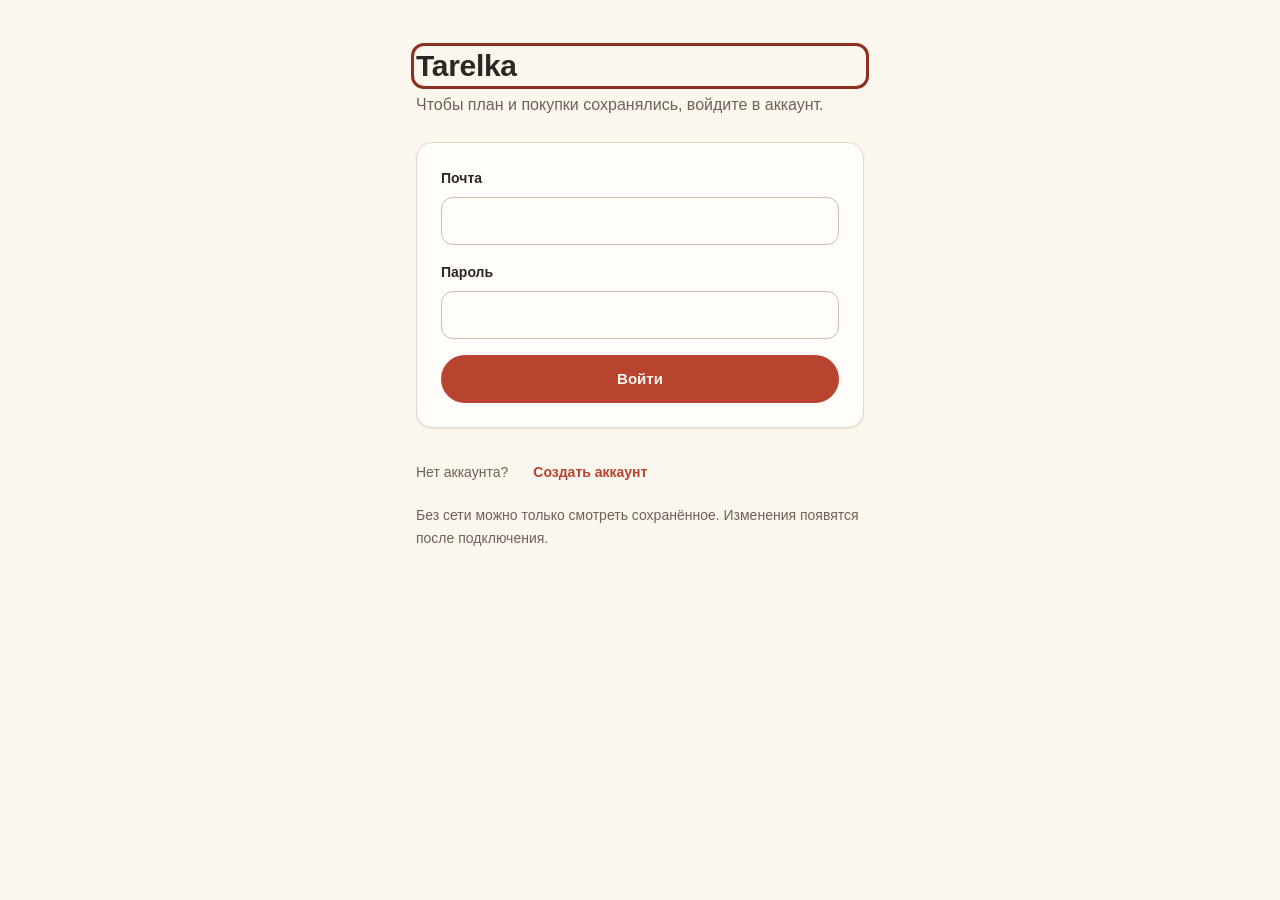
<file: index.html>
<!DOCTYPE html>
<html lang="ru">
<head>
  <meta charset="utf-8">
  <meta name="viewport" content="width=device-width, initial-scale=1, viewport-fit=cover">
  <title>Tarelka — планировщик питания</title>
  <meta name="description" content="Недельный план блюд, рецепты и список покупок. Работает на устройстве и синхронизируется с аккаунтом.">
  <meta name="theme-color" content="#B8432E">
  <meta name="color-scheme" content="light">
  <link rel="manifest" href="manifest.json">
  <link rel="icon" href="assets/icons/favicon.svg" type="image/svg+xml">
  <link rel="apple-touch-icon" href="assets/icons/apple-touch-icon.png">
  <link rel="stylesheet" href="styles/tokens.css">
  <link rel="stylesheet" href="styles/main.css">
</head>
<body data-screen="onboarding">
  <a class="skip-link" href="#main">Перейти к содержимому</a>

  <!-- Набор иконок: локальный спрайт, без внешних запросов -->
  <svg class="sprite" aria-hidden="true" focusable="false">
    <symbol id="icon-calendar" viewBox="0 0 24 24">
      <rect x="3" y="5" width="18" height="16" rx="3"></rect>
      <path d="M8 3v4M16 3v4M3 10h18"></path>
    </symbol>
    <symbol id="icon-cart" viewBox="0 0 24 24">
      <path d="M4 5h2l2.4 10.2a2 2 0 0 0 2 1.6h6.8a2 2 0 0 0 2-1.6L21 8H7"></path>
      <circle cx="10" cy="20" r="1.4"></circle>
      <circle cx="18" cy="20" r="1.4"></circle>
    </symbol>
    <symbol id="icon-more" viewBox="0 0 24 24">
      <circle cx="5" cy="12" r="1.6" fill="currentColor" stroke="none"></circle>
      <circle cx="12" cy="12" r="1.6" fill="currentColor" stroke="none"></circle>
      <circle cx="19" cy="12" r="1.6" fill="currentColor" stroke="none"></circle>
    </symbol>
    <symbol id="icon-plus" viewBox="0 0 24 24">
      <path d="M12 5v14M5 12h14"></path>
    </symbol>
    <symbol id="icon-x" viewBox="0 0 24 24">
      <path d="M6 6l12 12M18 6L6 18"></path>
    </symbol>
    <symbol id="icon-back" viewBox="0 0 24 24">
      <path d="M15 5l-7 7 7 7"></path>
    </symbol>
    <symbol id="icon-chevron" viewBox="0 0 24 24">
      <path d="M9 5l7 7-7 7"></path>
    </symbol>
    <symbol id="icon-search" viewBox="0 0 24 24">
      <circle cx="11" cy="11" r="6"></circle>
      <path d="M16 16l4 4"></path>
    </symbol>
    <symbol id="icon-clock" viewBox="0 0 24 24">
      <circle cx="12" cy="12" r="8"></circle>
      <path d="M12 8v4.5l3 1.8"></path>
    </symbol>
    <symbol id="icon-users" viewBox="0 0 24 24">
      <path d="M16 20v-1.5a4 4 0 0 0-4-4H7a4 4 0 0 0-4 4V20"></path>
      <circle cx="9.5" cy="7.5" r="3.5"></circle>
      <path d="M17 4.2a3.5 3.5 0 0 1 0 6.6M21 20v-1.5a4 4 0 0 0-3-3.8"></path>
    </symbol>
    <symbol id="icon-check" viewBox="0 0 24 24">
      <path d="M5 13l4 4L19 7"></path>
    </symbol>
  </svg>

  <div class="app">
    <main class="app__main" id="main" tabindex="-1">

      <!-- =====================================================
           1. Онбординг: категория питания -> аллергии -> количество человек
           ===================================================== -->
      <!-- =====================================================
           0. Вход/регистрация: доступ к серверным данным
           ===================================================== -->
      <section class="screen screen--auth" data-screen="auth" hidden>
        <div class="auth">
          <header class="auth__header">
            <h1 class="auth__title">Tarelka</h1>
            <p class="auth__subtitle">Чтобы план и покупки сохранялись, войдите в аккаунт.</p>
          </header>

          <form class="auth__form" data-auth-form novalidate>
            <div class="field-group">
              <label class="field__label" for="auth-email">Почта</label>
              <input class="field__input" id="auth-email" name="email" type="email" inputmode="email" autocomplete="email" maxlength="254" required aria-describedby="auth-email-error">
              <p class="field__error" id="auth-email-error" data-auth-email-error hidden></p>
            </div>

            <div class="field-group">
              <label class="field__label" for="auth-password">Пароль</label>
              <input class="field__input" id="auth-password" name="password" type="password" autocomplete="current-password" maxlength="128" required aria-describedby="auth-password-error">
              <p class="field__error" id="auth-password-error" data-auth-password-error hidden></p>
            </div>

            <p class="auth__message" data-auth-message role="status" aria-live="polite" hidden></p>

            <button class="btn btn--primary btn--block" type="submit" data-auth-submit>Войти</button>
          </form>

          <div class="auth__footer">
            <p class="auth__switch">
              <span data-auth-question>Нет аккаунта?</span>
              <button class="btn btn--text btn--sm" type="button" data-auth-mode aria-pressed="false">Создать аккаунт</button>
            </p>
            <p class="hint">Без сети можно только смотреть сохранённое. Изменения появятся после подключения.</p>
          </div>
        </div>
      </section>

      <!-- =====================================================
           B2: офлайн read-only
           ===================================================== -->
      <div class="status-banner" data-status-banner role="status" aria-live="polite" hidden>
        <p data-status-text></p>
        <button class="btn btn--text btn--sm" type="button" data-status-action hidden></button>
      </div>

      <section class="screen screen--onboarding" data-screen="onboarding">
        <h1 class="visually-hidden">Настройка предпочтений</h1>
        <div class="onboarding">

          <header class="onboarding__header">
            <button class="icon-btn" type="button" data-step-prev aria-label="Назад" hidden>
              <svg class="icon" aria-hidden="true" focusable="false"><use href="#icon-back"></use></svg>
            </button>
            <p class="onboarding__counter" data-step-counter>Шаг 1 из 3</p>
            <button class="btn btn--text" type="button" data-onboarding-done>Пропустить</button>
          </header>

          <div class="onboarding__progress" aria-hidden="true">
            <span class="progress-dot is-current"></span>
            <span class="progress-dot"></span>
            <span class="progress-dot"></span>
          </div>

          <div class="onboarding__steps">

            <div class="step-panel" data-step>
              <h2 class="step-panel__title">Как вы питаетесь?</h2>
              <p class="step-panel__text">Выберите то, что ближе. Это можно поменять в любой момент.</p>

              <fieldset class="field-group">
                <legend class="visually-hidden">Категория питания</legend>
                <div class="chip-group">
                  <input class="chip__input" type="radio" name="diet" value="none" id="diet-none" checked>
                  <label class="chip" for="diet-none">Без ограничений</label>

                  <input class="chip__input" type="radio" name="diet" value="protein" id="diet-protein">
                  <label class="chip" for="diet-protein">Много белка</label>

                  <input class="chip__input" type="radio" name="diet" value="light" id="diet-light">
                  <label class="chip" for="diet-light">Лёгкое</label>

                  <input class="chip__input" type="radio" name="diet" value="gentle" id="diet-gentle">
                  <label class="chip" for="diet-gentle">Щадящее</label>
                </div>
              </fieldset>

              <p class="hint">Мы не прячем блюда, которые вам не подходят, — просто не предлагаем их автоматически.</p>

              <div class="step-panel__footer">
                <button class="btn btn--primary btn--block" type="button" data-step-next>Дальше</button>
              </div>
            </div>

            <div class="step-panel" data-step hidden>
              <h2 class="step-panel__title">Есть аллергии?</h2>
              <p class="step-panel__text">Отметьте всё, что важно. Такие рецепты мы не будем предлагать вообще.</p>

              <fieldset class="field-group">
                <legend class="visually-hidden">Аллергены</legend>
                <div class="chip-group">
                  <input class="chip__input" type="checkbox" name="allergy" id="allergy-gluten">
                  <label class="chip chip--check" for="allergy-gluten">Глютен</label>

                  <input class="chip__input" type="checkbox" name="allergy" id="allergy-nuts">
                  <label class="chip chip--check" for="allergy-nuts">Орехи</label>

                  <input class="chip__input" type="checkbox" name="allergy" id="allergy-milk">
                  <label class="chip chip--check" for="allergy-milk">Молоко</label>

                  <input class="chip__input" type="checkbox" name="allergy" id="allergy-eggs">
                  <label class="chip chip--check" for="allergy-eggs">Яйца</label>

                  <input class="chip__input" type="checkbox" name="allergy" id="allergy-fish">
                  <label class="chip chip--check" for="allergy-fish">Рыба</label>

                  <input class="chip__input" type="checkbox" name="allergy" id="allergy-soy">
                  <label class="chip chip--check" for="allergy-soy">Соя</label>
                </div>
              </fieldset>

              <p class="notice notice--soft">
                Мы исключаем рецепты с выбранными аллергенами, но состав продуктов может меняться. Проверяйте упаковку и состав.
              </p>

              <div class="step-panel__footer">
                <button class="btn btn--primary btn--block" type="button" data-step-next>Дальше</button>
              </div>
            </div>

            <div class="step-panel" data-step hidden>
              <h2 class="step-panel__title">На сколько человек готовим?</h2>
              <p class="step-panel__text">Количества в рецептах пересчитаются автоматически. Потом можно менять для каждого блюда.</p>

              <fieldset class="field-group">
                <legend class="visually-hidden">Количество порций</legend>
                <div class="chip-group">
                  <input class="chip__input" type="radio" name="people" value="2" id="people-2">
                  <label class="chip" for="people-2">2 человека</label>

                  <input class="chip__input" type="radio" name="people" value="4" id="people-4" checked>
                  <label class="chip" for="people-4">4 человека</label>

                  <input class="chip__input" type="radio" name="people" value="6" id="people-6">
                  <label class="chip" for="people-6">6 человек</label>
                </div>
              </fieldset>

              <p class="hint">Штучные продукты округляем вверх: лучше один лишний помидор, чем половина.</p>

              <div class="step-panel__footer">
                <button class="btn btn--ghost" type="button" data-step-prev>Назад</button>
                <button class="btn btn--primary" type="button" data-onboarding-done>Собрать план</button>
              </div>
            </div>

          </div>
        </div>
      </section>

      <!-- =====================================================
           2. Home: недельный план 7 x 3
           ===================================================== -->
      <section class="screen" data-screen="home" hidden>
        <header class="screen__header">
          <div class="screen__heading">
            <h1 class="screen__title">План</h1>
            <p class="screen__subtitle" data-week-range>2–8 ноября</p>
          </div>
          <button class="icon-btn" type="button" aria-label="Действия с неделей">
            <svg class="icon" aria-hidden="true" focusable="false"><use href="#icon-more"></use></svg>
          </button>
        </header>

        <div class="content">
          <div class="week-bar">
            <button class="btn btn--soft btn--sm" type="button" data-nav="shopping">
              <svg class="icon icon--sm" aria-hidden="true" focusable="false"><use href="#icon-cart"></use></svg>
              Список покупок
            </button>
            <button class="btn btn--ghost btn--sm" type="button" data-regenerate>Собрать заново</button>
          </div>

          <div class="plan" data-plan></div>
        </div>
      </section>

      <!-- =====================================================
           3. Recipe detail: ингредиенты, шаги, добавить в список
           ===================================================== -->
      <section class="screen screen--recipe" data-screen="recipe" hidden>
        <header class="screen__header">
          <button class="icon-btn" type="button" data-back aria-label="Назад">
            <svg class="icon" aria-hidden="true" focusable="false"><use href="#icon-back"></use></svg>
          </button>
          <h1 class="screen__title">Рецепт</h1>
          <span class="screen__spacer" aria-hidden="true"></span>
        </header>

        <div class="recipe" data-recipe></div>
      </section>

      <!-- =====================================================
           4. Shopping list: группы по отделам, чекбоксы
           ===================================================== -->
      <section class="screen" data-screen="shopping" hidden>
        <header class="screen__header">
          <div class="screen__heading">
            <h1 class="screen__title">Покупки</h1>
            <p class="screen__subtitle" data-shopping-progress aria-live="polite">0 из 0 куплено</p>
          </div>
          <button class="icon-btn" type="button" aria-label="Действия со списком">
            <svg class="icon" aria-hidden="true" focusable="false"><use href="#icon-more"></use></svg>
          </button>
        </header>

        <div class="content content--narrow">
          <div class="progress" role="presentation">
            <div class="progress__bar">
              <div class="progress__fill" data-shopping-bar></div>
            </div>
          </div>

          <form class="add-form" data-add-form>
            <label class="visually-hidden" for="new-item">Что купить?</label>
            <input class="field__input" id="new-item" type="text" name="new-item" placeholder="Что купить?" autocomplete="off" maxlength="80">
            <button class="btn btn--primary" type="submit">
              <svg class="icon icon--sm" aria-hidden="true" focusable="false"><use href="#icon-plus"></use></svg>
              Добавить
            </button>
          </form>

          <div class="shopping" data-shopping></div>
        </div>
      </section>

      <!-- =====================================================
           5. Discover: полноэкранный диалог с подборкой рецептов
           ===================================================== -->
      <section class="screen screen--dialog" data-screen="discover" role="dialog" aria-modal="true" aria-labelledby="discover-title" hidden>
        <header class="screen__header">
          <div class="screen__heading">
            <h2 class="screen__title" id="discover-title">Что добавить?</h2>
            <p class="screen__subtitle">Подобрали под ваши ограничения</p>
          </div>
          <button class="icon-btn" type="button" data-back aria-label="Закрыть">
            <svg class="icon" aria-hidden="true" focusable="false"><use href="#icon-x"></use></svg>
          </button>
        </header>

        <div class="content content--narrow">
          <div class="search">
            <svg class="icon search__icon" aria-hidden="true" focusable="false"><use href="#icon-search"></use></svg>
            <label class="visually-hidden" for="discover-search">Поиск по названию или ингредиенту</label>
            <input class="field__input search__input" id="discover-search" type="search" placeholder="Поиск по названию или ингредиенту" autocomplete="off">
          </div>

          <div class="chip-group">
            <button class="chip chip--toggle" type="button" aria-pressed="false" data-filter="fast">До 20 минут</button>
            <button class="chip chip--toggle" type="button" aria-pressed="false" data-filter="breakfast">Завтрак</button>
            <button class="chip chip--toggle" type="button" aria-pressed="false" data-filter="lunch">Обед</button>
            <button class="chip chip--toggle" type="button" aria-pressed="false" data-filter="dinner">Ужин</button>
            <button class="btn btn--text btn--sm" type="button" data-filter-reset>Сбросить</button>
          </div>

          <ul class="picks" data-picks></ul>
          <p class="empty" data-picks-empty hidden>Под эти условия ничего не нашлось. Попробуйте снять фильтры.</p>
        </div>
      </section>

      <!-- =====================================================
           6. Ещё: настройки и информация
           ===================================================== -->
      <section class="screen" data-screen="more" hidden>
        <header class="screen__header">
          <div class="screen__heading">
            <h1 class="screen__title">Ещё</h1>
            <p class="screen__subtitle">Настройки и данные</p>
          </div>
        </header>

        <div class="content content--narrow">
          <div class="settings">
            <button class="settings__row" type="button" data-open-screen="prefs">
              <span class="settings__text">
                <span class="settings__label">Мои предпочтения</span>
                <span class="settings__meta" data-prefs-summary>Без ограничений · 4 человека</span>
              </span>
              <svg class="icon settings__chevron" aria-hidden="true" focusable="false"><use href="#icon-chevron"></use></svg>
            </button>

            <button class="settings__row" type="button" data-open-screen="data">
              <span class="settings__text">
                <span class="settings__label">Данные</span>
                <span class="settings__meta">Аккаунт, кэш и сброс</span>
              </span>
              <svg class="icon settings__chevron" aria-hidden="true" focusable="false"><use href="#icon-chevron"></use></svg>
            </button>

            <div class="settings__account" data-account-block hidden>
              <div class="settings__text">
                <span class="settings__label">Аккаунт</span>
                <span class="settings__meta" data-account-email>—</span>
              </div>
              <button class="btn btn--ghost btn--sm" type="button" data-sign-out>Выйти</button>
            </div>

            <button class="settings__row" type="button" data-open-screen="about">
              <span class="settings__text">
                <span class="settings__label">О продукте</span>
                <span class="settings__meta">Версия <span data-app-version>1.0</span></span>
              </span>
              <svg class="icon settings__chevron" aria-hidden="true" focusable="false"><use href="#icon-chevron"></use></svg>
            </button>
          </div>
        </div>
      </section>

      <!-- =====================================================
           7. Мои предпочтения: те же контролы, что в онбординге
           ===================================================== -->
      <section class="screen" data-screen="prefs" hidden>
        <header class="screen__header">
          <button class="icon-btn" type="button" data-back aria-label="Назад">
            <svg class="icon" aria-hidden="true" focusable="false"><use href="#icon-back"></use></svg>
          </button>
          <h1 class="screen__title">Мои предпочтения</h1>
          <span class="screen__spacer" aria-hidden="true"></span>
        </header>

        <div class="content content--narrow">
          <form class="prefs" data-prefs-form>
            <fieldset class="field-group">
              <legend class="prefs__legend">Категория питания</legend>
              <div class="chip-group">
                <input class="chip__input" type="radio" name="pref-diet" value="none" id="pref-diet-none" checked>
                <label class="chip" for="pref-diet-none">Без ограничений</label>

                <input class="chip__input" type="radio" name="pref-diet" value="protein" id="pref-diet-protein">
                <label class="chip" for="pref-diet-protein">Много белка</label>

                <input class="chip__input" type="radio" name="pref-diet" value="light" id="pref-diet-light">
                <label class="chip" for="pref-diet-light">Лёгкое</label>

                <input class="chip__input" type="radio" name="pref-diet" value="gentle" id="pref-diet-gentle">
                <label class="chip" for="pref-diet-gentle">Щадящее</label>
              </div>
            </fieldset>

            <fieldset class="field-group">
              <legend class="prefs__legend">Аллергии</legend>
              <div class="chip-group">
                <input class="chip__input" type="checkbox" name="pref-allergy" id="pref-allergy-gluten">
                <label class="chip chip--check" for="pref-allergy-gluten">Глютен</label>

                <input class="chip__input" type="checkbox" name="pref-allergy" id="pref-allergy-nuts">
                <label class="chip chip--check" for="pref-allergy-nuts">Орехи</label>

                <input class="chip__input" type="checkbox" name="pref-allergy" id="pref-allergy-milk">
                <label class="chip chip--check" for="pref-allergy-milk">Молоко</label>

                <input class="chip__input" type="checkbox" name="pref-allergy" id="pref-allergy-eggs">
                <label class="chip chip--check" for="pref-allergy-eggs">Яйца</label>

                <input class="chip__input" type="checkbox" name="pref-allergy" id="pref-allergy-fish">
                <label class="chip chip--check" for="pref-allergy-fish">Рыба</label>

                <input class="chip__input" type="checkbox" name="pref-allergy" id="pref-allergy-soy">
                <label class="chip chip--check" for="pref-allergy-soy">Соя</label>
              </div>
            </fieldset>

            <fieldset class="field-group">
              <legend class="prefs__legend">Количество человек</legend>
              <div class="chip-group">
                <input class="chip__input" type="radio" name="pref-people" value="2" id="pref-people-2">
                <label class="chip" for="pref-people-2">2 человека</label>

                <input class="chip__input" type="radio" name="pref-people" value="4" id="pref-people-4" checked>
                <label class="chip" for="pref-people-4">4 человека</label>

                <input class="chip__input" type="radio" name="pref-people" value="6" id="pref-people-6">
                <label class="chip" for="pref-people-6">6 человек</label>
              </div>
            </fieldset>

            <div class="notice notice--soft" data-prefs-conflict hidden>
              <p>В плане есть блюда, которые не подходят под новые ограничения.</p>
              <button class="btn btn--soft btn--sm notice__action" type="button" data-regenerate>Собрать заново</button>
            </div>

            <button class="btn btn--primary btn--block" type="submit">Сохранить</button>
          </form>
        </div>
      </section>

      <!-- =====================================================
           8. Данные: локальное хранение и сброс
           ===================================================== -->
      <section class="screen" data-screen="data" hidden>
        <header class="screen__header">
          <button class="icon-btn" type="button" data-back aria-label="Назад">
            <svg class="icon" aria-hidden="true" focusable="false"><use href="#icon-back"></use></svg>
          </button>
          <h1 class="screen__title">Данные</h1>
          <span class="screen__spacer" aria-hidden="true"></span>
        </header>

        <div class="content content--narrow">
          <p class="notice notice--soft">План, покупки и настройки хранятся в вашем аккаунте. На этом устройстве остаётся резервная копия, чтобы без сети можно было смотреть сохранённое.</p>

          <div class="account-card" data-account-card hidden>
            <p class="account-card__label">Аккаунт</p>
            <p class="account-card__email" data-account-email>—</p>
            <button class="btn btn--ghost btn--sm" type="button" data-sign-out>Выйти</button>
          </div>

          <div class="danger-zone">
            <h2 class="danger-zone__title">Сбросить данные на устройстве</h2>
            <p class="danger-zone__text">Резервная копия на этом устройстве исчезнет, и вы выйдете из аккаунта. Данные в аккаунте останутся.</p>
            <button class="btn btn--danger btn--block" type="button" data-reset aria-controls="reset-confirm" aria-expanded="false">Сбросить и выйти</button>

            <div class="confirm" id="reset-confirm" data-reset-confirm hidden>
              <p class="confirm__text">Точно сбросить данные на этом устройстве и выйти?</p>
              <div class="confirm__actions">
                <button class="btn btn--ghost" type="button" data-reset-cancel>Отмена</button>
                <button class="btn btn--danger" type="button" data-reset-go>Сбросить и выйти</button>
              </div>
            </div>
          </div>
        </div>
      </section>

      <!-- =====================================================
           9. О продукте
           ===================================================== -->
      <section class="screen" data-screen="about" hidden>
        <header class="screen__header">
          <button class="icon-btn" type="button" data-back aria-label="Назад">
            <svg class="icon" aria-hidden="true" focusable="false"><use href="#icon-back"></use></svg>
          </button>
          <h1 class="screen__title">О продукте</h1>
          <span class="screen__spacer" aria-hidden="true"></span>
        </header>

        <div class="content content--narrow">
          <div class="about">
            <section class="about__section">
              <h2 class="about__title">Планировщик домашнего питания</h2>
              <p>Tarelka собирает план на неделю, помогает выбрать рецепты и превращает план в один список покупок. План и покупки сохраняются в аккаунте, а резервная копия остаётся на устройстве.</p>
            </section>

            <section class="about__section">
              <h2 class="about__title">Аллергены</h2>
              <p>Мы исключаем рецепты с выбранными аллергенами, но состав продуктов может меняться. Проверяйте упаковку и состав.</p>
            </section>

            <section class="about__section">
              <h2 class="about__title">Данные</h2>
              <p>План, покупки и настройки хранятся в вашем аккаунте. На этом устройстве остаётся резервная копия для просмотра без сети. Аналитику мы не собираем.</p>
            </section>

            <section class="about__section">
              <h2 class="about__title">Иллюстрации</h2>
              <p>Все изображения блюд — собственные SVG-иллюстрации проекта.</p>
            </section>

            <p class="about__version">Версия <span data-app-version>1.0</span></p>
          </div>
        </div>
      </section>

    </main>

    <nav class="tabbar" aria-label="Основная навигация">
      <button class="tabbar__item" type="button" data-nav="home">
        <svg class="icon" aria-hidden="true" focusable="false"><use href="#icon-calendar"></use></svg>
        <span>План</span>
      </button>
      <button class="tabbar__item" type="button" data-nav="shopping">
        <svg class="icon" aria-hidden="true" focusable="false"><use href="#icon-cart"></use></svg>
        <span>Покупки</span>
      </button>
      <button class="tabbar__item" type="button" data-nav="more">
        <svg class="icon" aria-hidden="true" focusable="false"><use href="#icon-more"></use></svg>
        <span>Ещё</span>
      </button>
    </nav>
  </div>

  <div class="toast" role="status" aria-live="polite" data-toast></div>

  <script src="js/config.js" defer></script>
  <script src="js/data.js" defer></script>
  <script src="js/api.js" defer></script>
  <script src="js/app.js" defer></script>
</body>
</html>
</file>
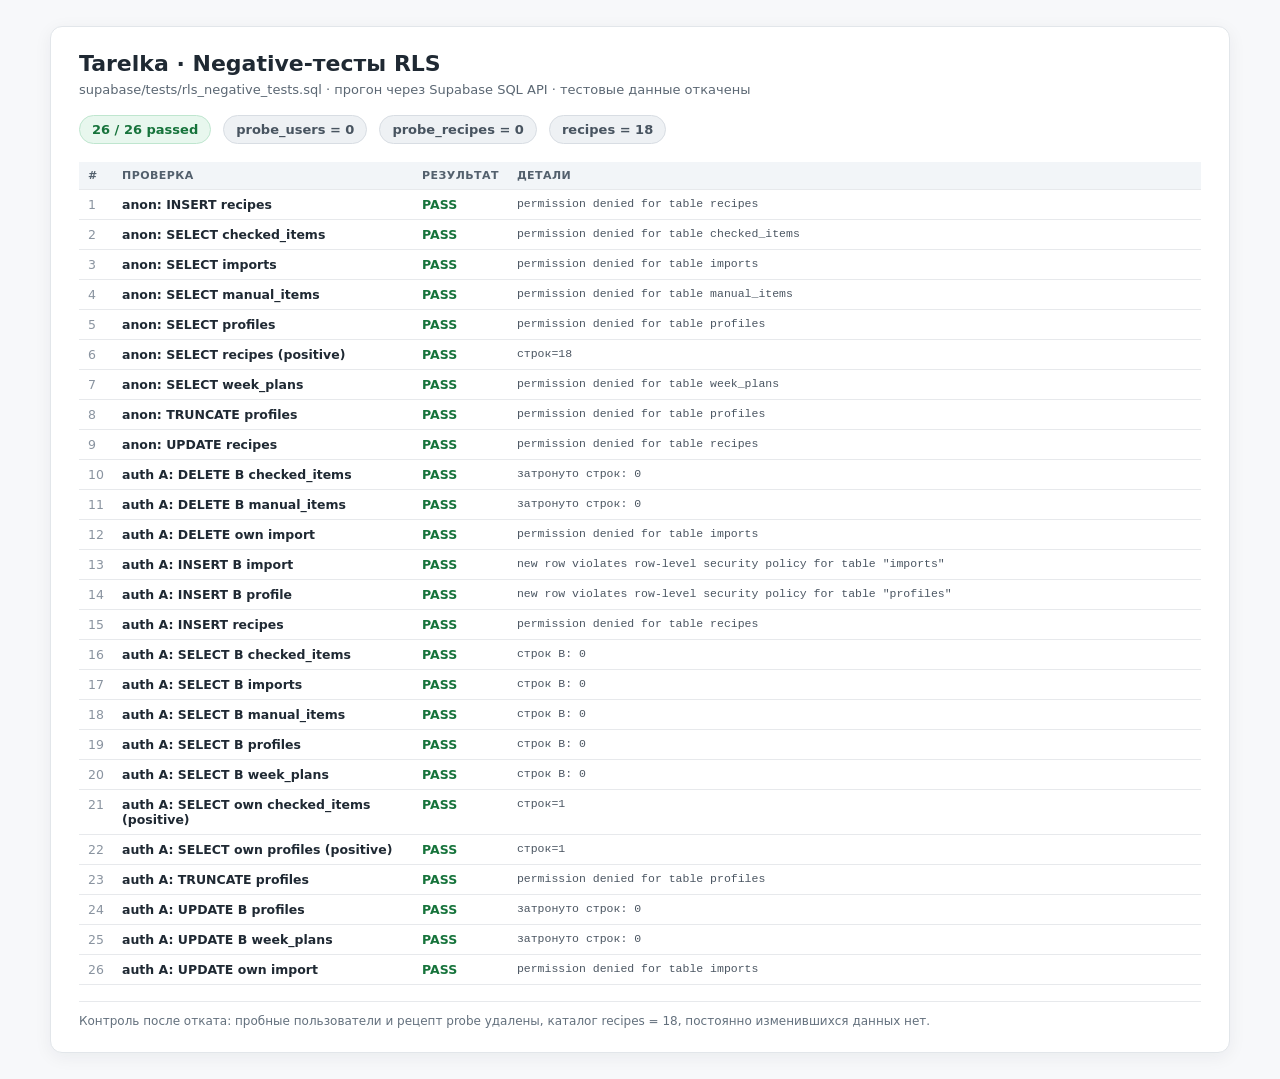
<file: screenshots/rls-negative-tests-report.html>
<!doctype html>
<html lang="ru">
<head>
<meta charset="utf-8">
<title>Tarelka — RLS negative tests</title>
<style>
  :root { font-family: system-ui, -apple-system, "Segoe UI", sans-serif; color: #1f2933; background: #f7f8fa; }
  * { box-sizing: border-box; }
  body { margin: 0; padding: 26px; }
  .wrap { max-width: 1180px; margin: 0 auto; background: #fff; border: 1px solid #e2e6ea; border-radius: 12px; padding: 24px 28px; box-shadow: 0 4px 18px rgba(20,30,45,.06); }
  h1 { font-size: 22px; margin: 0 0 6px; }
  .sub { color: #5b6773; font-size: 13px; margin: 0 0 18px; }
  .summary { display: flex; gap: 12px; flex-wrap: wrap; margin: 0 0 18px; }
  .pill { border-radius: 999px; padding: 6px 12px; font-size: 13px; font-weight: 600; background: #e8f7ee; color: #16733b; border: 1px solid #bfe6cf; }
  .pill.gray { background: #eef1f4; color: #485460; border-color: #d8dde3; }
  table { border-collapse: collapse; width: 100%; font-size: 12.5px; }
  th, td { border-bottom: 1px solid #e7e9ec; padding: 7px 9px; text-align: left; vertical-align: top; }
  th { background: #f2f5f8; font-size: 11px; text-transform: uppercase; letter-spacing: .04em; color: #53606d; }
  td.n { width: 34px; color: #8a94a0; }
  td.test { width: 300px; font-weight: 600; }
  td.ok { width: 74px; color: #16733b; font-weight: 700; }
  td.detail { color: #4b5662; font-family: ui-monospace, SFMono-Regular, Consolas, monospace; font-size: 11.5px; word-break: break-word; }
  footer { margin-top: 16px; padding-top: 12px; border-top: 1px solid #e7e9ec; font-size: 12px; color: #63707d; }
</style>
</head>
<body>
<div class="wrap">
  <h1>Tarelka · Negative-тесты RLS</h1>
  <p class="sub">supabase/tests/rls_negative_tests.sql · прогон через Supabase SQL API · тестовые данные откачены</p>
  <div class="summary">
    <span class="pill">26 / 26 passed</span>
    <span class="pill gray">probe_users = 0</span>
    <span class="pill gray">probe_recipes = 0</span>
    <span class="pill gray">recipes = 18</span>
  </div>
  <table>
    <thead><tr><th>#</th><th>Проверка</th><th>Результат</th><th>Детали</th></tr></thead>
    <tbody>
      <tr><td class="n">1</td><td class="test">anon: INSERT recipes</td><td class="ok">PASS</td><td class="detail">permission denied for table recipes</td></tr>
      <tr><td class="n">2</td><td class="test">anon: SELECT checked_items</td><td class="ok">PASS</td><td class="detail">permission denied for table checked_items</td></tr>
      <tr><td class="n">3</td><td class="test">anon: SELECT imports</td><td class="ok">PASS</td><td class="detail">permission denied for table imports</td></tr>
      <tr><td class="n">4</td><td class="test">anon: SELECT manual_items</td><td class="ok">PASS</td><td class="detail">permission denied for table manual_items</td></tr>
      <tr><td class="n">5</td><td class="test">anon: SELECT profiles</td><td class="ok">PASS</td><td class="detail">permission denied for table profiles</td></tr>
      <tr><td class="n">6</td><td class="test">anon: SELECT recipes (positive)</td><td class="ok">PASS</td><td class="detail">строк=18</td></tr>
      <tr><td class="n">7</td><td class="test">anon: SELECT week_plans</td><td class="ok">PASS</td><td class="detail">permission denied for table week_plans</td></tr>
      <tr><td class="n">8</td><td class="test">anon: TRUNCATE profiles</td><td class="ok">PASS</td><td class="detail">permission denied for table profiles</td></tr>
      <tr><td class="n">9</td><td class="test">anon: UPDATE recipes</td><td class="ok">PASS</td><td class="detail">permission denied for table recipes</td></tr>
      <tr><td class="n">10</td><td class="test">auth A: DELETE B checked_items</td><td class="ok">PASS</td><td class="detail">затронуто строк: 0</td></tr>
      <tr><td class="n">11</td><td class="test">auth A: DELETE B manual_items</td><td class="ok">PASS</td><td class="detail">затронуто строк: 0</td></tr>
      <tr><td class="n">12</td><td class="test">auth A: DELETE own import</td><td class="ok">PASS</td><td class="detail">permission denied for table imports</td></tr>
      <tr><td class="n">13</td><td class="test">auth A: INSERT B import</td><td class="ok">PASS</td><td class="detail">new row violates row-level security policy for table "imports"</td></tr>
      <tr><td class="n">14</td><td class="test">auth A: INSERT B profile</td><td class="ok">PASS</td><td class="detail">new row violates row-level security policy for table "profiles"</td></tr>
      <tr><td class="n">15</td><td class="test">auth A: INSERT recipes</td><td class="ok">PASS</td><td class="detail">permission denied for table recipes</td></tr>
      <tr><td class="n">16</td><td class="test">auth A: SELECT B checked_items</td><td class="ok">PASS</td><td class="detail">строк B: 0</td></tr>
      <tr><td class="n">17</td><td class="test">auth A: SELECT B imports</td><td class="ok">PASS</td><td class="detail">строк B: 0</td></tr>
      <tr><td class="n">18</td><td class="test">auth A: SELECT B manual_items</td><td class="ok">PASS</td><td class="detail">строк B: 0</td></tr>
      <tr><td class="n">19</td><td class="test">auth A: SELECT B profiles</td><td class="ok">PASS</td><td class="detail">строк B: 0</td></tr>
      <tr><td class="n">20</td><td class="test">auth A: SELECT B week_plans</td><td class="ok">PASS</td><td class="detail">строк B: 0</td></tr>
      <tr><td class="n">21</td><td class="test">auth A: SELECT own checked_items (positive)</td><td class="ok">PASS</td><td class="detail">строк=1</td></tr>
      <tr><td class="n">22</td><td class="test">auth A: SELECT own profiles (positive)</td><td class="ok">PASS</td><td class="detail">строк=1</td></tr>
      <tr><td class="n">23</td><td class="test">auth A: TRUNCATE profiles</td><td class="ok">PASS</td><td class="detail">permission denied for table profiles</td></tr>
      <tr><td class="n">24</td><td class="test">auth A: UPDATE B profiles</td><td class="ok">PASS</td><td class="detail">затронуто строк: 0</td></tr>
      <tr><td class="n">25</td><td class="test">auth A: UPDATE B week_plans</td><td class="ok">PASS</td><td class="detail">затронуто строк: 0</td></tr>
      <tr><td class="n">26</td><td class="test">auth A: UPDATE own import</td><td class="ok">PASS</td><td class="detail">permission denied for table imports</td></tr>
    </tbody>
  </table>
  <footer>Контроль после отката: пробные пользователи и рецепт probe удалены, каталог recipes = 18, постоянно изменившихся данных нет.</footer>
</div>
</body>
</html>
</file>
<file: styles/tokens.css>
/**
 * Tarelka — дизайн-токены.
 *
 * Источник: docs/design.md, разделы 3–6.
 * В остальных стилях используем только var(--...), без хардкод-цветов.
 *
 * Шрифты не загружаются извне: Inter используется, только если он уже
 * установлен в системе, иначе срабатывает системный стек. Это сохраняет
 * офлайн-работу и отсутствие внешних запросов (NFR-W5, NFR-D2).
 */

:root {
  color-scheme: light;

  /* =========================================================
     Цвета: фон и поверхности
     ========================================================= */
  --color-bg: #FBF6EE;
  --color-surface: #FFFDF9;
  --color-surface-alt: #F4EBE0;
  --color-backdrop: rgba(46, 38, 34, 0.32);

  /* =========================================================
     Цвета: текст и границы
     ========================================================= */
  --color-text: #2E2622;
  --color-text-muted: #6E625B;
  --color-border: #E6D8C6;
  --color-border-strong: #CFBDAA;
  --color-inverse: #FFF9F1;

  /* =========================================================
     Цвета: основной акцент (primary)
     Томатно-паприковый. Основные кнопки и активные элементы.
     ========================================================= */
  --color-primary: #B8432E;
  --color-primary-strong: #8F2F20;
  --color-primary-soft: #F6D9D1;
  --color-primary-soft-text: #7A2A1C;
  --color-on-primary: var(--color-inverse);

  /* Псевдоним для совместимости с design.md */
  --color-accent: var(--color-primary);
  --color-accent-strong: var(--color-primary-strong);
  --color-accent-soft: var(--color-primary-soft);
  --color-accent-soft-text: var(--color-primary-soft-text);
  --color-focus: #8F2F20;

  /* =========================================================
     Цвета: вторичный акцент (secondary)
     Приглушённый шалфей. Успех и позитивные состояния.
     ========================================================= */
  --color-secondary: #557351;
  --color-secondary-soft: #DFE9DA;
  --color-secondary-soft-text: #35502F;
  --color-on-secondary: var(--color-inverse);

  --color-success: var(--color-secondary);
  --color-success-soft: var(--color-secondary-soft);
  --color-success-soft-text: var(--color-secondary-soft-text);

  /* =========================================================
     Цвета: предупреждения и опасные действия
     ========================================================= */
  --color-warning: #8A4E10;
  --color-warning-soft: #F8E5C8;
  --color-warning-soft-text: #7E470F;

  --color-danger: #A83A2E;
  --color-danger-soft: #F5D8D3;
  --color-danger-soft-text: #8F2F25;

  /* =========================================================
     Цвета: отделы магазина
     Только для группировки покупок. Смысл дублируется текстом.
     ========================================================= */
  --color-dept-veg-bg: #F3F6EE;
  --color-dept-veg-text: #3F4F2F;

  --color-dept-meat-bg: #F6ECE6;
  --color-dept-meat-text: #5A3526;

  --color-dept-dairy-bg: #F6E7C6;
  --color-dept-dairy-text: #6B4A12;

  --color-dept-pantry-bg: #EFE3D2;
  --color-dept-pantry-text: #4A3B2C;

  --color-dept-spices-bg: #F1DED3;
  --color-dept-spices-text: #6E3A22;

  --color-dept-frozen-bg: #DDE8EC;
  --color-dept-frozen-text: #2C4B57;

  --color-dept-other-bg: #EDE7E1;
  --color-dept-other-text: #4A443E;

  /* =========================================================
     Типографика: семейства
     ========================================================= */
  --font-family-heading: "Inter", -apple-system, BlinkMacSystemFont,
    "Segoe UI", Roboto, Helvetica, Arial, sans-serif;

  --font-family-body: -apple-system, BlinkMacSystemFont, "Segoe UI", Roboto,
    "Helvetica Neue", Arial, sans-serif, "Apple Color Emoji", "Segoe UI Emoji";

  --font-family: var(--font-family-body);
  --font-family-base: var(--font-family-body);

  /* =========================================================
     Типографика: начертания и трекинг
     ========================================================= */
  --font-weight-regular: 400;
  --font-weight-medium: 500;
  --font-weight-semibold: 600;
  --font-weight-bold: 700;

  --letter-spacing-tight: -0.01em;
  --letter-spacing-snug: -0.005em;
  --letter-spacing-normal: 0;

  /* =========================================================
     Типографика: шкала размеров xs…3xl
     13 / 14 / 16 / 18 / 20 / 24 / 30 px
     ========================================================= */
  --font-size-xs: 0.8125rem;   /* 13px — micro, подсказки */
  --font-size-sm: 0.875rem;    /* 14px — caption, метаданные */
  --font-size-md: 1rem;        /* 16px — body */
  --font-size-lg: 1.125rem;    /* 18px — H4 / subtitle */
  --font-size-xl: 1.25rem;     /* 20px — H3 */
  --font-size-2xl: 1.5rem;     /* 24px — H2 */
  --font-size-3xl: 1.875rem;   /* 30px — H1 / display */

  --font-size-ui: 0.9375rem;   /* 15px — кнопки, чипы, поля */
  --font-size-base: var(--font-size-md);

  /* =========================================================
     Типографика: межстрочные
     ========================================================= */
  --line-height-xs: 1.5;
  --line-height-sm: 1.5;
  --line-height-md: 1.6;
  --line-height-lg: 1.35;
  --line-height-xl: 1.3;
  --line-height-2xl: 1.25;
  --line-height-3xl: 1.2;

  --line-height-ui: 1.5;
  --line-height-base: var(--line-height-md);
  --line-height-heading: var(--line-height-3xl);
  --line-height-body: var(--line-height-md);
  --line-height-none: 1;

  /* =========================================================
     Spacing: шкала из design.md
     4 / 8 / 12 / 16 / 24 / 32 / 48 px
     ========================================================= */
  --space-1: 0.25rem;  /* 4px */
  --space-2: 0.5rem;   /* 8px */
  --space-3: 0.75rem;  /* 12px */
  --space-4: 1rem;     /* 16px */
  --space-5: 1.5rem;   /* 24px */
  --space-6: 2rem;     /* 32px */
  --space-7: 3rem;     /* 48px */

  /* =========================================================
     Радиусы
     ========================================================= */
  --radius-sm: 8px;
  --radius-md: 12px;
  --radius-lg: 16px;
  --radius-xl: 24px;
  --radius-full: 999px;

  --radius-pill: var(--radius-full);

  /* =========================================================
     Тени: мягкие, тёплые
     ========================================================= */
  --shadow-xs: 0 1px 1px rgba(62, 58, 53, 0.03);
  --shadow-sm: 0 1px 2px rgba(62, 58, 53, 0.06),
    0 1px 1px rgba(62, 58, 53, 0.04);
  --shadow-md: 0 4px 10px rgba(62, 58, 53, 0.08),
    0 2px 4px rgba(62, 58, 53, 0.05);
  --shadow-lg: 0 10px 30px rgba(62, 58, 53, 0.1),
    0 4px 10px rgba(62, 58, 53, 0.06);

  --shadow-card: var(--shadow-md);
  --shadow-dialog: var(--shadow-lg);

  /* =========================================================
     Фокус
     ========================================================= */
  --focus-ring-width: 3px;
  --focus-ring-offset: 2px;
  --focus-ring-color: var(--color-focus);
  --focus-ring: var(--focus-ring-width) solid var(--focus-ring-color);

  /* =========================================================
     Движение
     ========================================================= */
  --transition-fast: 150ms ease-out;
  --transition-base: 200ms ease-out;
  --transition-slow: 250ms ease-out;

  /* =========================================================
     Слои интерфейса
     ========================================================= */
  --z-header: 100;
  --z-tabbar: 200;
  --z-dialog: 1000;
  --z-toast: 1100;

  /* =========================================================
     Безопасные зоны для нижней навигации
     ========================================================= */
  --safe-area-bottom: env(safe-area-inset-bottom, 0px);
}

/* Уважаем настройку уменьшения движения */
@media (prefers-reduced-motion: reduce) {
  :root {
    --transition-fast: 1ms;
    --transition-base: 1ms;
    --transition-slow: 1ms;
  }
}
</file>
<file: styles/main.css>
/**
 * Tarelka — основные стили.
 *
 * Только токены из styles/tokens.css: ни одного хардкод-цвета.
 * Mobile-first: базовые правила для 320–767 px, дальше — 768 и 1024.
 */

/* =========================================================
   1. Сброс и база
   ========================================================= */

*,
*::before,
*::after {
  box-sizing: border-box;
}

html {
  -webkit-text-size-adjust: 100%;
}

body {
  margin: 0;
  min-height: 100%;
  background: var(--color-bg);
  color: var(--color-text);
  font-family: var(--font-family-body);
  font-size: var(--font-size-md);
  line-height: var(--line-height-md);
  -webkit-font-smoothing: antialiased;
}

body.is-locked {
  overflow: hidden;
}

h1,
h2,
h3,
h4 {
  margin: 0;
  font-family: var(--font-family-heading);
  font-weight: var(--font-weight-semibold);
  line-height: var(--line-height-lg);
  letter-spacing: var(--letter-spacing-tight);
}

p,
ul,
ol {
  margin: 0;
}

ul,
ol {
  padding: 0;
  list-style: none;
}

img {
  display: block;
  max-width: 100%;
}

button {
  font: inherit;
  color: inherit;
}

[hidden] {
  display: none !important;
}

:where(a, button, input, label, [tabindex]):focus-visible {
  outline: var(--focus-ring);
  outline-offset: var(--focus-ring-offset);
  border-radius: var(--radius-sm);
}

/* =========================================================
   2. Утилиты
   ========================================================= */

.visually-hidden {
  position: absolute;
  width: 1px;
  height: 1px;
  margin: -1px;
  padding: 0;
  overflow: hidden;
  clip: rect(0 0 0 0);
  clip-path: inset(50%);
  white-space: nowrap;
  border: 0;
}

.skip-link {
  position: absolute;
  top: var(--space-2);
  left: var(--space-2);
  z-index: var(--z-toast);
  padding: var(--space-2) var(--space-4);
  border-radius: var(--radius-md);
  background: var(--color-surface);
  color: var(--color-text);
  box-shadow: var(--shadow-md);
  transform: translateY(-200%);
}

.skip-link:focus-visible {
  transform: translateY(0);
}

.sprite {
  position: absolute;
  width: 0;
  height: 0;
  overflow: hidden;
}

.icon {
  width: 20px;
  height: 20px;
  flex: none;
  fill: none;
  stroke: currentColor;
  stroke-width: 2;
  stroke-linecap: round;
  stroke-linejoin: round;
}

.icon--sm {
  width: 16px;
  height: 16px;
}

.muted {
  color: var(--color-text-muted);
  font-weight: var(--font-weight-regular);
}

.hint {
  font-size: var(--font-size-sm);
  color: var(--color-text-muted);
}

/* =========================================================
   3. Каркас приложения
   ========================================================= */

.app {
  min-height: 100dvh;
}

.app__main {
  padding-bottom: calc(72px + var(--safe-area-bottom));
}

body[data-screen="onboarding"] .app__main,
body[data-screen="recipe"] .app__main,
body[data-screen="auth"] .app__main {
  padding-bottom: 0;
}

body[data-screen="auth"] .tabbar {
  display: none;
}

.screen {
  display: block;
  min-height: 100dvh;
}

/* =========================================================
   4. Шапка экрана
   ========================================================= */

.screen__header {
  position: sticky;
  top: 0;
  z-index: var(--z-header);
  display: flex;
  align-items: center;
  gap: var(--space-2);
  padding: var(--space-2) var(--space-4);
  background: var(--color-bg);
  border-bottom: 1px solid var(--color-border);
}

.screen__heading {
  flex: 1;
  min-width: 0;
}

.screen__title {
  font-size: var(--font-size-xl);
  line-height: var(--line-height-xl);
  white-space: nowrap;
  overflow: hidden;
  text-overflow: ellipsis;
}

.screen__subtitle {
  font-size: var(--font-size-xs);
  color: var(--color-text-muted);
}

.screen__spacer {
  width: 44px;
  flex: none;
}

.content {
  display: grid;
  grid-template-columns: minmax(0, 1fr);
  gap: var(--space-4);
  padding: var(--space-4);
}

.content--narrow {
  max-width: 760px;
  margin-inline: auto;
}

/* =========================================================
   5. Кнопки
   ========================================================= */

.btn {
  display: inline-flex;
  align-items: center;
  justify-content: center;
  gap: var(--space-2);
  min-height: 48px;
  padding: 0 var(--space-5);
  border: 1px solid transparent;
  border-radius: var(--radius-full);
  background: var(--color-surface-alt);
  color: var(--color-text);
  font-size: var(--font-size-ui);
  font-weight: var(--font-weight-semibold);
  text-align: center;
  cursor: pointer;
  transition: background var(--transition-fast), border-color var(--transition-fast);
}

.btn:hover {
  background: var(--color-border);
}

.btn:disabled {
  opacity: 0.5;
  cursor: not-allowed;
}

.btn--primary {
  background: var(--color-primary);
  color: var(--color-on-primary);
}

.btn--primary:hover {
  background: var(--color-primary-strong);
}

.btn--soft {
  background: var(--color-primary-soft);
  color: var(--color-primary-soft-text);
}

.btn--soft:hover {
  background: var(--color-primary-soft);
  border-color: var(--color-primary);
}

.btn--ghost {
  background: transparent;
  border-color: var(--color-border-strong);
}

.btn--ghost:hover {
  background: var(--color-surface-alt);
}

.btn--text {
  min-height: 44px;
  padding: 0 var(--space-2);
  background: transparent;
  color: var(--color-primary);
}

.btn--text:hover {
  background: transparent;
  color: var(--color-primary-strong);
  text-decoration: underline;
}

.btn--sm {
  min-height: 40px;
  padding: 0 var(--space-4);
  font-size: var(--font-size-sm);
}

.btn--block {
  width: 100%;
}

.icon-btn {
  display: inline-flex;
  align-items: center;
  justify-content: center;
  width: 44px;
  height: 44px;
  flex: none;
  padding: 0;
  border: 0;
  border-radius: var(--radius-full);
  background: transparent;
  color: var(--color-text);
  cursor: pointer;
  transition: background var(--transition-fast);
}

.icon-btn:hover {
  background: var(--color-surface-alt);
}

/* =========================================================
   6. Чипы, поля, служебные блоки
   ========================================================= */

.field-group {
  margin: 0;
  padding: 0;
  border: 0;
}

.chip-group {
  display: flex;
  flex-wrap: wrap;
  gap: var(--space-2);
}

.chip {
  display: inline-flex;
  align-items: center;
  justify-content: center;
  min-height: 44px;
  padding: 0 var(--space-4);
  border: 1px solid var(--color-border-strong);
  border-radius: var(--radius-full);
  background: var(--color-surface);
  color: var(--color-text);
  font-size: var(--font-size-ui);
  font-weight: var(--font-weight-medium);
  cursor: pointer;
  transition: background var(--transition-fast), border-color var(--transition-fast), color var(--transition-fast);
}

.chip:hover {
  border-color: var(--color-primary);
}

.chip__input {
  position: absolute;
  width: 1px;
  height: 1px;
  opacity: 0;
  pointer-events: none;
}

.chip__input:checked + .chip {
  background: var(--color-primary-soft);
  border-color: var(--color-primary);
  color: var(--color-primary-soft-text);
  font-weight: var(--font-weight-semibold);
}

.chip__input:focus-visible + .chip {
  outline: var(--focus-ring);
  outline-offset: var(--focus-ring-offset);
}

.chip--toggle[aria-pressed="true"] {
  background: var(--color-primary-soft);
  border-color: var(--color-primary);
  color: var(--color-primary-soft-text);
}

.field__input {
  width: 100%;
  min-height: 48px;
  padding: 0 var(--space-3);
  border: 1px solid var(--color-border-strong);
  border-radius: var(--radius-md);
  background: var(--color-surface);
  color: var(--color-text);
  font-size: var(--font-size-ui);
}

.field__input::placeholder {
  color: var(--color-text-muted);
}

.notice {
  padding: var(--space-3);
  border-radius: var(--radius-md);
  font-size: var(--font-size-sm);
  line-height: var(--line-height-sm);
}

.notice--soft {
  background: var(--color-surface-alt);
  color: var(--color-text-muted);
}

.empty {
  padding: var(--space-6) var(--space-4);
  border: 1px dashed var(--color-border-strong);
  border-radius: var(--radius-lg);
  color: var(--color-text-muted);
  font-size: var(--font-size-sm);
  text-align: center;
}

/* =========================================================
   7. Нижняя навигация
   ========================================================= */

.tabbar {
  position: fixed;
  inset-inline: 0;
  bottom: 0;
  z-index: var(--z-tabbar);
  display: grid;
  grid-auto-flow: column;
  grid-auto-columns: 1fr;
  padding-bottom: var(--safe-area-bottom);
  background: var(--color-surface);
  border-top: 1px solid var(--color-border);
}

body[data-screen="onboarding"] .tabbar {
  display: none;
}

body[data-screen="recipe"] .tabbar {
  display: none;
}

.tabbar__item {
  display: flex;
  flex-direction: column;
  align-items: center;
  justify-content: center;
  gap: 2px;
  min-height: 60px;
  padding: var(--space-1);
  border: 0;
  background: transparent;
  color: var(--color-text-muted);
  font-size: var(--font-size-xs);
  cursor: pointer;
}

.tabbar__item:hover:not(:disabled) {
  color: var(--color-text);
}

.tabbar__item[aria-current="page"] {
  color: var(--color-primary);
  font-weight: var(--font-weight-semibold);
}

.tabbar__item:disabled {
  opacity: 0.45;
  cursor: not-allowed;
}

/* =========================================================
   8. Онбординг
   ========================================================= */

.onboarding {
  display: flex;
  flex-direction: column;
  min-height: 100dvh;
}

.onboarding__header {
  display: flex;
  align-items: center;
  gap: var(--space-2);
  padding: var(--space-2) var(--space-4);
}

.onboarding__counter {
  flex: 1;
  font-size: var(--font-size-sm);
  color: var(--color-text-muted);
}

.onboarding__progress {
  display: flex;
  gap: var(--space-1);
  padding: 0 var(--space-4) var(--space-4);
}

.progress-dot {
  flex: 1;
  height: 4px;
  border-radius: var(--radius-full);
  background: var(--color-surface-alt);
  transition: background var(--transition-base);
}

.progress-dot.is-current {
  background: var(--color-primary);
}

.onboarding__steps {
  display: flex;
  flex: 1;
  flex-direction: column;
}

.step-panel {
  display: flex;
  flex: 1;
  flex-direction: column;
  gap: var(--space-4);
  padding: var(--space-2) var(--space-4) 0;
}

.step-panel__title {
  font-size: var(--font-size-2xl);
  line-height: var(--line-height-2xl);
}

.step-panel__text {
  color: var(--color-text-muted);
}

.step-panel__footer {
  position: sticky;
  bottom: 0;
  display: flex;
  gap: var(--space-2);
  margin-top: auto;
  padding: var(--space-3) 0 calc(var(--space-3) + var(--safe-area-bottom));
  background: var(--color-bg);
  border-top: 1px solid var(--color-border);
}

.step-panel__footer .btn--primary {
  flex: 1;
}

/* =========================================================
   9. План недели
   ========================================================= */

.week-bar {
  display: flex;
  flex-wrap: wrap;
  gap: var(--space-2);
}

.plan {
  display: grid;
  grid-template-columns: minmax(0, 1fr);
  gap: var(--space-3);
}

.day {
  min-width: 0;
  padding: var(--space-3);
  border: 1px solid var(--color-border);
  border-radius: var(--radius-lg);
  background: var(--color-surface);
  box-shadow: var(--shadow-sm);
}

.day[data-today="true"] {
  border-color: var(--color-secondary);
  box-shadow: var(--shadow-md);
}

.day__header {
  display: flex;
  align-items: baseline;
  gap: var(--space-2);
  margin-bottom: var(--space-2);
}

.day__name {
  font-size: var(--font-size-lg);
}

.day__date {
  font-size: var(--font-size-xs);
  color: var(--color-text-muted);
}

.day__today {
  margin-left: auto;
  padding: 2px var(--space-2);
  border-radius: var(--radius-full);
  background: var(--color-secondary-soft);
  color: var(--color-secondary-soft-text);
  font-size: var(--font-size-xs);
  font-weight: var(--font-weight-semibold);
}

.slot {
  padding-top: var(--space-2);
}

.slot + .slot {
  margin-top: var(--space-1);
  border-top: 1px dashed var(--color-border);
}

.slot__meal {
  margin-bottom: var(--space-1);
  font-size: var(--font-size-xs);
  letter-spacing: 0.04em;
  text-transform: uppercase;
  color: var(--color-text-muted);
}

.slot__body {
  display: flex;
  align-items: center;
  gap: var(--space-1);
}

.recipe-chip {
  display: flex;
  flex: 1;
  align-items: center;
  gap: var(--space-2);
  min-width: 0;
  min-height: 56px;
  padding: var(--space-1);
  border: 0;
  border-radius: var(--radius-md);
  background: transparent;
  text-align: left;
  cursor: pointer;
  transition: background var(--transition-fast);
}

.recipe-chip:hover {
  background: var(--color-surface-alt);
}

.recipe-chip__img {
  width: 48px;
  height: 48px;
  flex: none;
  border-radius: var(--radius-sm);
  background: var(--color-surface-alt);
  object-fit: cover;
}

.recipe-chip__text {
  display: block;
  min-width: 0;
}

.recipe-chip__title {
  display: block;
  font-size: var(--font-size-sm);
  font-weight: var(--font-weight-semibold);
  line-height: var(--line-height-sm);
  overflow: hidden;
  text-overflow: ellipsis;
  white-space: nowrap;
}

.recipe-chip__meta {
  display: flex;
  align-items: center;
  gap: var(--space-1);
  margin-top: 2px;
  font-size: var(--font-size-xs);
  color: var(--color-text-muted);
}

.recipe-chip__meta .icon {
  width: 14px;
  height: 14px;
}

.slot__empty {
  display: flex;
  flex: 1;
  align-items: center;
  gap: var(--space-2);
  min-height: 52px;
  padding: 0 var(--space-3);
  border: 1px dashed var(--color-border-strong);
  border-radius: var(--radius-md);
  background: transparent;
  color: var(--color-text-muted);
  font-size: var(--font-size-sm);
  text-align: left;
  cursor: pointer;
  transition: background var(--transition-fast), color var(--transition-fast);
}

.slot__empty:hover {
  background: var(--color-surface-alt);
  color: var(--color-text);
}

.slot__empty .icon {
  width: 18px;
  height: 18px;
}

/* =========================================================
   10. Карточка рецепта
   ========================================================= */

.recipe {
  padding-bottom: calc(96px + var(--safe-area-bottom));
}

.recipe__hero {
  width: 100%;
  aspect-ratio: 16 / 9;
  background: var(--color-surface-alt);
  object-fit: cover;
}

.recipe__body {
  display: grid;
  grid-template-columns: minmax(0, 1fr);
  gap: var(--space-5);
  max-width: 720px;
  margin-inline: auto;
  padding: var(--space-4);
}

.recipe__title {
  margin-bottom: var(--space-2);
  font-size: var(--font-size-2xl);
  line-height: var(--line-height-2xl);
}

.recipe__intro {
  color: var(--color-text-muted);
}

.recipe__meta {
  display: flex;
  flex-wrap: wrap;
  gap: var(--space-4);
  margin-top: var(--space-3);
  font-size: var(--font-size-sm);
  color: var(--color-text-muted);
}

.meta-item {
  display: inline-flex;
  align-items: center;
  gap: var(--space-1);
}

.recipe__tags {
  margin-top: var(--space-2);
  font-size: var(--font-size-xs);
  letter-spacing: 0.04em;
  text-transform: uppercase;
  color: var(--color-text-muted);
}

.section-title {
  margin-bottom: var(--space-3);
  font-family: var(--font-family-heading);
  font-size: var(--font-size-lg);
}

.ingredients {
  display: grid;
  gap: var(--space-2);
}

.ingredient {
  display: flex;
  align-items: baseline;
  justify-content: space-between;
  gap: var(--space-3);
  padding-bottom: var(--space-2);
  border-bottom: 1px solid var(--color-border);
  font-size: var(--font-size-sm);
}

.ingredient__amount {
  flex: none;
  color: var(--color-text-muted);
  white-space: nowrap;
}

.steps {
  display: grid;
  gap: var(--space-4);
  counter-reset: step;
}

.step {
  display: grid;
  grid-template-columns: 28px minmax(0, 1fr);
  gap: var(--space-3);
  font-size: var(--font-size-sm);
}

.step::before {
  counter-increment: step;
  content: counter(step);
  display: flex;
  align-items: center;
  justify-content: center;
  width: 28px;
  height: 28px;
  border-radius: var(--radius-full);
  background: var(--color-primary-soft);
  color: var(--color-primary-soft-text);
  font-size: var(--font-size-xs);
  font-weight: var(--font-weight-semibold);
}

.disclaimer {
  padding: var(--space-3);
  border-radius: var(--radius-md);
  background: var(--color-surface-alt);
  color: var(--color-text-muted);
  font-size: var(--font-size-xs);
  line-height: var(--line-height-sm);
}

.ai-replace {
  display: grid;
  gap: var(--space-3);
  padding: var(--space-4);
  border: 1px solid var(--color-border);
  border-radius: var(--radius-md);
  background: var(--color-surface-alt);
}

.ai-replace .section-title {
  margin-bottom: 0;
}

.ai-replace__actions {
  display: flex;
  flex-wrap: wrap;
  gap: var(--space-2);
}

.ai-replace__result {
  padding: var(--space-3);
  border-radius: var(--radius-md);
  background: var(--color-success-soft);
  color: var(--color-success-soft-text);
  font-size: var(--font-size-sm);
  line-height: var(--line-height-md);
}

.ai-replace__result.is-error {
  background: var(--color-danger-soft);
  color: var(--color-danger-soft-text);
}

.action-bar {
  position: fixed;
  inset-inline: 0;
  bottom: 0;
  z-index: var(--z-header);
  display: flex;
  gap: var(--space-2);
  padding: var(--space-3) var(--space-4) calc(var(--space-3) + var(--safe-area-bottom));
  background: var(--color-surface);
  border-top: 1px solid var(--color-border);
}

.action-bar .btn {
  flex: 1;
}

/* =========================================================
   11. Покупки
   ========================================================= */

.progress__bar {
  height: 8px;
  border-radius: var(--radius-full);
  background: var(--color-surface-alt);
  overflow: hidden;
}

.progress__fill {
  height: 100%;
  width: 0;
  border-radius: var(--radius-full);
  background: var(--color-secondary);
  transition: width var(--transition-base);
}

.add-form {
  display: grid;
  grid-template-columns: minmax(0, 1fr) auto;
  gap: var(--space-2);
  padding: var(--space-2);
  border: 1px solid var(--color-border);
  border-radius: var(--radius-lg);
  background: var(--color-surface);
  box-shadow: var(--shadow-sm);
}

.add-form .btn {
  padding: 0 var(--space-4);
}

.shopping {
  display: grid;
  grid-template-columns: minmax(0, 1fr);
  gap: var(--space-5);
}

.group__title {
  display: flex;
  align-items: center;
  gap: var(--space-2);
  margin-bottom: var(--space-1);
  font-size: var(--font-size-xs);
  font-weight: var(--font-weight-semibold);
  letter-spacing: 0.06em;
  text-transform: uppercase;
  color: var(--color-text-muted);
}

.group__dot {
  width: 8px;
  height: 8px;
  border-radius: var(--radius-full);
  background: var(--color-border-strong);
}

.group--veg .group__dot {
  background: var(--color-dept-veg-text);
}

.group--meat .group__dot {
  background: var(--color-dept-meat-text);
}

.group--dairy .group__dot {
  background: var(--color-dept-dairy-text);
}

.group--pantry .group__dot {
  background: var(--color-dept-pantry-text);
}

.group--spices .group__dot {
  background: var(--color-dept-spices-text);
}

.group--frozen .group__dot {
  background: var(--color-dept-frozen-text);
}

.group--other .group__dot {
  background: var(--color-dept-other-text);
}

.group__count {
  margin-left: auto;
  font-weight: var(--font-weight-regular);
  letter-spacing: 0;
  text-transform: none;
}

.item {
  display: flex;
  align-items: center;
  gap: var(--space-2);
  min-height: 56px;
  padding: var(--space-2) 0;
  border-bottom: 1px solid var(--color-border);
}

.item__check {
  display: inline-flex;
  align-items: center;
  justify-content: center;
  width: 44px;
  height: 44px;
  flex: none;
  margin-left: -8px;
  border-radius: var(--radius-md);
  cursor: pointer;
}

.item__check:hover {
  background: var(--color-surface-alt);
}

.item__checkbox {
  appearance: none;
  width: 28px;
  height: 28px;
  flex: none;
  margin: 0;
  border: 2px solid var(--color-border-strong);
  border-radius: var(--radius-sm);
  background: var(--color-surface);
  cursor: pointer;
  position: relative;
}

.item__checkbox:hover {
  border-color: var(--color-secondary);
}

.item__checkbox:checked {
  background: var(--color-secondary);
  border-color: var(--color-secondary);
}

.item__checkbox:checked::after {
  content: "";
  position: absolute;
  top: 4px;
  left: 9px;
  width: 6px;
  height: 12px;
  border: solid var(--color-on-secondary);
  border-width: 0 2px 2px 0;
  transform: rotate(45deg);
}

.item__text {
  flex: 1;
  min-width: 0;
}

.item__label {
  display: block;
  font-size: var(--font-size-ui);
  cursor: pointer;
}

.item__source {
  display: block;
  font-size: var(--font-size-xs);
  color: var(--color-text-muted);
}

.item__amount {
  flex: none;
  font-size: var(--font-size-sm);
  color: var(--color-text-muted);
  white-space: nowrap;
}

.item__remove {
  width: 44px;
  height: 44px;
  margin-right: calc(var(--space-2) * -1);
  color: var(--color-text-muted);
}

.item__remove:hover {
  background: var(--color-danger-soft);
  color: var(--color-danger);
}

.item:has(.item__checkbox:checked) .item__label {
  color: var(--color-text-muted);
  text-decoration: line-through;
}

/* =========================================================
   12. Discover: полноэкранный диалог
   ========================================================= */

.screen--dialog {
  position: fixed;
  inset: 0;
  z-index: var(--z-dialog);
  display: flex;
  flex-direction: column;
  min-height: 0;
  background: var(--color-bg);
  animation: dialog-in var(--transition-slow);
}

.screen--dialog .screen__header {
  flex: none;
}

/* Заголовок диалога содержит день и приём пищи — разрешаем перенос. */
.screen--dialog .screen__title {
  font-size: var(--font-size-lg);
  line-height: var(--line-height-lg);
  white-space: normal;
  overflow: visible;
}

.screen--dialog .content {
  flex: 1;
  min-height: 0;
  overflow-y: auto;
  overscroll-behavior: contain;
  padding-bottom: calc(var(--space-6) + var(--safe-area-bottom));
}

.search {
  position: relative;
}

.search__icon {
  position: absolute;
  top: 50%;
  left: var(--space-3);
  width: 18px;
  height: 18px;
  color: var(--color-text-muted);
  transform: translateY(-50%);
  pointer-events: none;
}

.search__input {
  padding-left: calc(var(--space-3) + 18px + var(--space-2));
}

.picks {
  display: grid;
  grid-template-columns: minmax(0, 1fr);
  gap: var(--space-2);
}

.pick {
  display: flex;
  align-items: center;
  gap: var(--space-3);
  min-width: 0;
  padding: var(--space-2);
  border: 1px solid var(--color-border);
  border-radius: var(--radius-md);
  background: var(--color-surface);
}

.pick__button {
  display: flex;
  flex: 1;
  align-items: center;
  gap: var(--space-3);
  min-width: 0;
  padding: 0;
  border: 0;
  background: transparent;
  text-align: left;
  cursor: pointer;
}

.pick__img {
  width: 56px;
  height: 56px;
  flex: none;
  border-radius: var(--radius-sm);
  background: var(--color-surface-alt);
  object-fit: cover;
}

.pick__text {
  display: block;
  min-width: 0;
}

.pick__title {
  display: block;
  font-size: var(--font-size-sm);
  font-weight: var(--font-weight-semibold);
  overflow: hidden;
  text-overflow: ellipsis;
  white-space: nowrap;
}

.pick__meta {
  display: flex;
  align-items: center;
  gap: var(--space-1);
  margin-top: 2px;
  font-size: var(--font-size-xs);
  color: var(--color-text-muted);
}

.pick__meta .icon {
  width: 14px;
  height: 14px;
}

.pick__add {
  flex: none;
}

@keyframes dialog-in {
  from {
    opacity: 0;
  }
  to {
    opacity: 1;
  }
}

/* =========================================================
   12.1. Тосты
   ========================================================= */

.toast {
  position: fixed;
  left: 50%;
  bottom: calc(76px + var(--safe-area-bottom));
  z-index: var(--z-toast);
  max-width: min(420px, calc(100vw - var(--space-6)));
  padding: var(--space-3) var(--space-5);
  border-radius: var(--radius-full);
  background: var(--color-text);
  color: var(--color-inverse);
  font-size: var(--font-size-sm);
  line-height: var(--line-height-sm);
  text-align: center;
  box-shadow: var(--shadow-lg);
  opacity: 0;
  visibility: hidden;
  transform: translate(-50%, 12px);
  transition: opacity var(--transition-base), transform var(--transition-base),
    visibility var(--transition-base);
}

.toast.is-visible {
  opacity: 1;
  visibility: visible;
  transform: translate(-50%, 0);
}

/* =========================================================
   12.2. Ещё: настройки, данные, о продукте
   ========================================================= */

.settings {
  display: grid;
  gap: var(--space-2);
}

.settings__row {
  display: flex;
  align-items: center;
  gap: var(--space-3);
  width: 100%;
  min-height: 64px;
  padding: var(--space-3) var(--space-4);
  border: 1px solid var(--color-border);
  border-radius: var(--radius-lg);
  background: var(--color-surface);
  color: var(--color-text);
  text-align: left;
  cursor: pointer;
  transition: border-color var(--transition-fast), background var(--transition-fast);
}

.settings__row:hover {
  border-color: var(--color-primary);
}

.settings__text {
  display: grid;
  gap: 2px;
  flex: 1;
  min-width: 0;
}

.settings__label {
  font-size: var(--font-size-ui);
  font-weight: var(--font-weight-semibold);
}

.settings__meta {
  font-size: var(--font-size-xs);
  color: var(--color-text-muted);
}

.settings__chevron {
  flex: none;
  color: var(--color-text-muted);
}

.prefs {
  display: grid;
  gap: var(--space-5);
}

.prefs__legend {
  margin-bottom: var(--space-3);
  padding: 0;
  font-size: var(--font-size-sm);
  font-weight: var(--font-weight-semibold);
}

.notice__action {
  margin-top: var(--space-3);
}

.danger-zone {
  display: grid;
  gap: var(--space-3);
  padding: var(--space-4);
  border: 1px solid var(--color-danger-soft);
  border-radius: var(--radius-lg);
  background: var(--color-surface);
}

.danger-zone__title {
  font-size: var(--font-size-ui);
  font-weight: var(--font-weight-semibold);
}

.danger-zone__text {
  font-size: var(--font-size-sm);
  color: var(--color-text-muted);
}

.btn--danger {
  background: var(--color-danger);
  color: var(--color-inverse);
}

.btn--danger:hover {
  background: var(--color-danger-soft-text);
}

.confirm {
  display: grid;
  gap: var(--space-3);
  padding: var(--space-4);
  border-radius: var(--radius-md);
  background: var(--color-danger-soft);
  color: var(--color-danger-soft-text);
}

.confirm__text {
  font-size: var(--font-size-sm);
  font-weight: var(--font-weight-semibold);
}

.confirm__actions {
  display: flex;
  flex-wrap: wrap;
  gap: var(--space-2);
}

.about {
  display: grid;
  gap: var(--space-5);
}

.about__section {
  display: grid;
  gap: var(--space-2);
}

.about__title {
  font-size: var(--font-size-lg);
}

.about__section p {
  color: var(--color-text-muted);
}

.about__version {
  font-size: var(--font-size-sm);
  color: var(--color-text-muted);
}

/* =========================================================
   12.3. Вход, статус и аккаунт
   ========================================================= */

.screen--auth {
  min-height: 100dvh;
}

.auth {
  width: min(100%, 480px);
  margin: 0 auto;
  padding: var(--space-7) var(--space-4) calc(var(--space-6) + var(--safe-area-bottom));
  display: grid;
  gap: var(--space-5);
}

.auth__header {
  display: grid;
  gap: var(--space-2);
}

.auth__title {
  margin: 0;
  font-family: var(--font-family-heading);
  font-size: var(--font-size-3xl);
  line-height: var(--line-height-3xl);
  letter-spacing: var(--letter-spacing-tight);
}

.auth__subtitle {
  margin: 0;
  color: var(--color-text-muted);
  font-size: var(--font-size-md);
}

.auth__form {
  display: grid;
  gap: var(--space-4);
  padding: var(--space-5);
  background: var(--color-surface);
  border: 1px solid var(--color-border);
  border-radius: var(--radius-lg);
  box-shadow: var(--shadow-sm);
}

.field__label {
  display: block;
  margin-bottom: var(--space-2);
  font-size: var(--font-size-sm);
  font-weight: var(--font-weight-semibold);
}

.field__error {
  margin: var(--space-2) 0 0;
  color: var(--color-danger-soft-text);
  font-size: var(--font-size-xs);
  line-height: var(--line-height-xs);
}

.field__error[hidden],
.auth__message[hidden],
.status-banner[hidden],
.account-card[hidden],
.settings__account[hidden] {
  display: none !important;
}

.auth__message {
  margin: 0;
  padding: var(--space-3);
  border-radius: var(--radius-sm);
  background: var(--color-surface-alt);
  color: var(--color-text);
  font-size: var(--font-size-sm);
}

.auth__message.is-error {
  background: var(--color-danger-soft);
  color: var(--color-danger-soft-text);
}

.auth__footer {
  display: grid;
  gap: var(--space-3);
}

.auth__switch {
  margin: 0;
  display: flex;
  flex-wrap: wrap;
  gap: var(--space-2);
  align-items: center;
  color: var(--color-text-muted);
  font-size: var(--font-size-sm);
}

.status-banner {
  margin: var(--space-3) var(--space-4) 0;
  padding: var(--space-3) var(--space-4);
  border-radius: var(--radius-md);
  border: 1px solid var(--color-warning-soft);
  background: var(--color-warning-soft);
  color: var(--color-warning-soft-text);
  display: flex;
  gap: var(--space-3);
  align-items: flex-start;
  justify-content: space-between;
}

.status-banner p {
  margin: 0;
  font-size: var(--font-size-sm);
  line-height: var(--line-height-sm);
}

.status-banner .btn--text {
  color: inherit;
  flex: none;
}

body[data-screen="auth"] .status-banner,
body[data-screen="onboarding"] .status-banner {
  display: none;
}

.settings__account,
.account-card {
  display: flex;
  align-items: center;
  justify-content: space-between;
  gap: var(--space-3);
  padding: var(--space-4);
  border: 1px solid var(--color-border);
  border-radius: var(--radius-lg);
  background: var(--color-surface);
}

.account-card {
  margin-top: var(--space-4);
}

.account-card__label {
  margin: 0;
  font-size: var(--font-size-xs);
  color: var(--color-text-muted);
}

.account-card__email {
  margin: 0;
  font-size: var(--font-size-sm);
  font-weight: var(--font-weight-semibold);
  word-break: break-word;
}

.account-card .btn,
.settings__account .btn {
  flex: none;
}

/* =========================================================
   13. Планшет
   ========================================================= */

@media (min-width: 768px) {
  .step-panel,
  .onboarding__header,
  .onboarding__progress {
    width: 100%;
    max-width: 560px;
    margin-inline: auto;
  }

  .step-panel__footer {
    padding-bottom: var(--space-5);
  }
}

/* =========================================================
   14. Десктоп: левый rail и две колонки дней
   ========================================================= */

@media (min-width: 1024px) {
  .tabbar {
    inset: 0 auto 0 0;
    width: 96px;
    grid-auto-flow: row;
    grid-auto-rows: min-content;
    align-content: start;
    gap: var(--space-2);
    padding-top: var(--space-4);
    border-top: 0;
    border-right: 1px solid var(--color-border);
  }

  body[data-screen="recipe"] .tabbar {
    display: grid;
  }

  .tabbar__item {
    min-height: 64px;
  }

  .app__main {
    padding-bottom: var(--space-6);
  }

  body:not([data-screen="onboarding"]):not([data-screen="auth"]) .app__main {
    padding-left: 96px;
  }

  .plan {
    grid-template-columns: repeat(2, minmax(0, 1fr));
    max-width: 1080px;
  }

  .content {
    max-width: 1080px;
    margin-inline: auto;
    padding: var(--space-5) var(--space-6);
  }

  .content--narrow {
    max-width: 760px;
  }

  .status-banner {
    max-width: 1080px;
    margin-inline: auto;
  }

  /* На десктопе панель действий не перекрывает контент */
  .recipe {
    padding-bottom: 0;
  }

  .action-bar {
    position: static;
    max-width: 720px;
    margin: 0 auto var(--space-6);
    border: 1px solid var(--color-border);
    border-radius: var(--radius-lg);
    box-shadow: var(--shadow-sm);
  }

  .recipe__body {
    padding-top: var(--space-5);
  }

  .toast {
    bottom: var(--space-6);
  }
}

/* =========================================================
   15. Уменьшение движения
   ========================================================= */

@media (prefers-reduced-motion: reduce) {
  *,
  *::before,
  *::after {
    animation-duration: 1ms !important;
    animation-iteration-count: 1 !important;
    transition-duration: 1ms !important;
    scroll-behavior: auto !important;
  }
}
</file>
